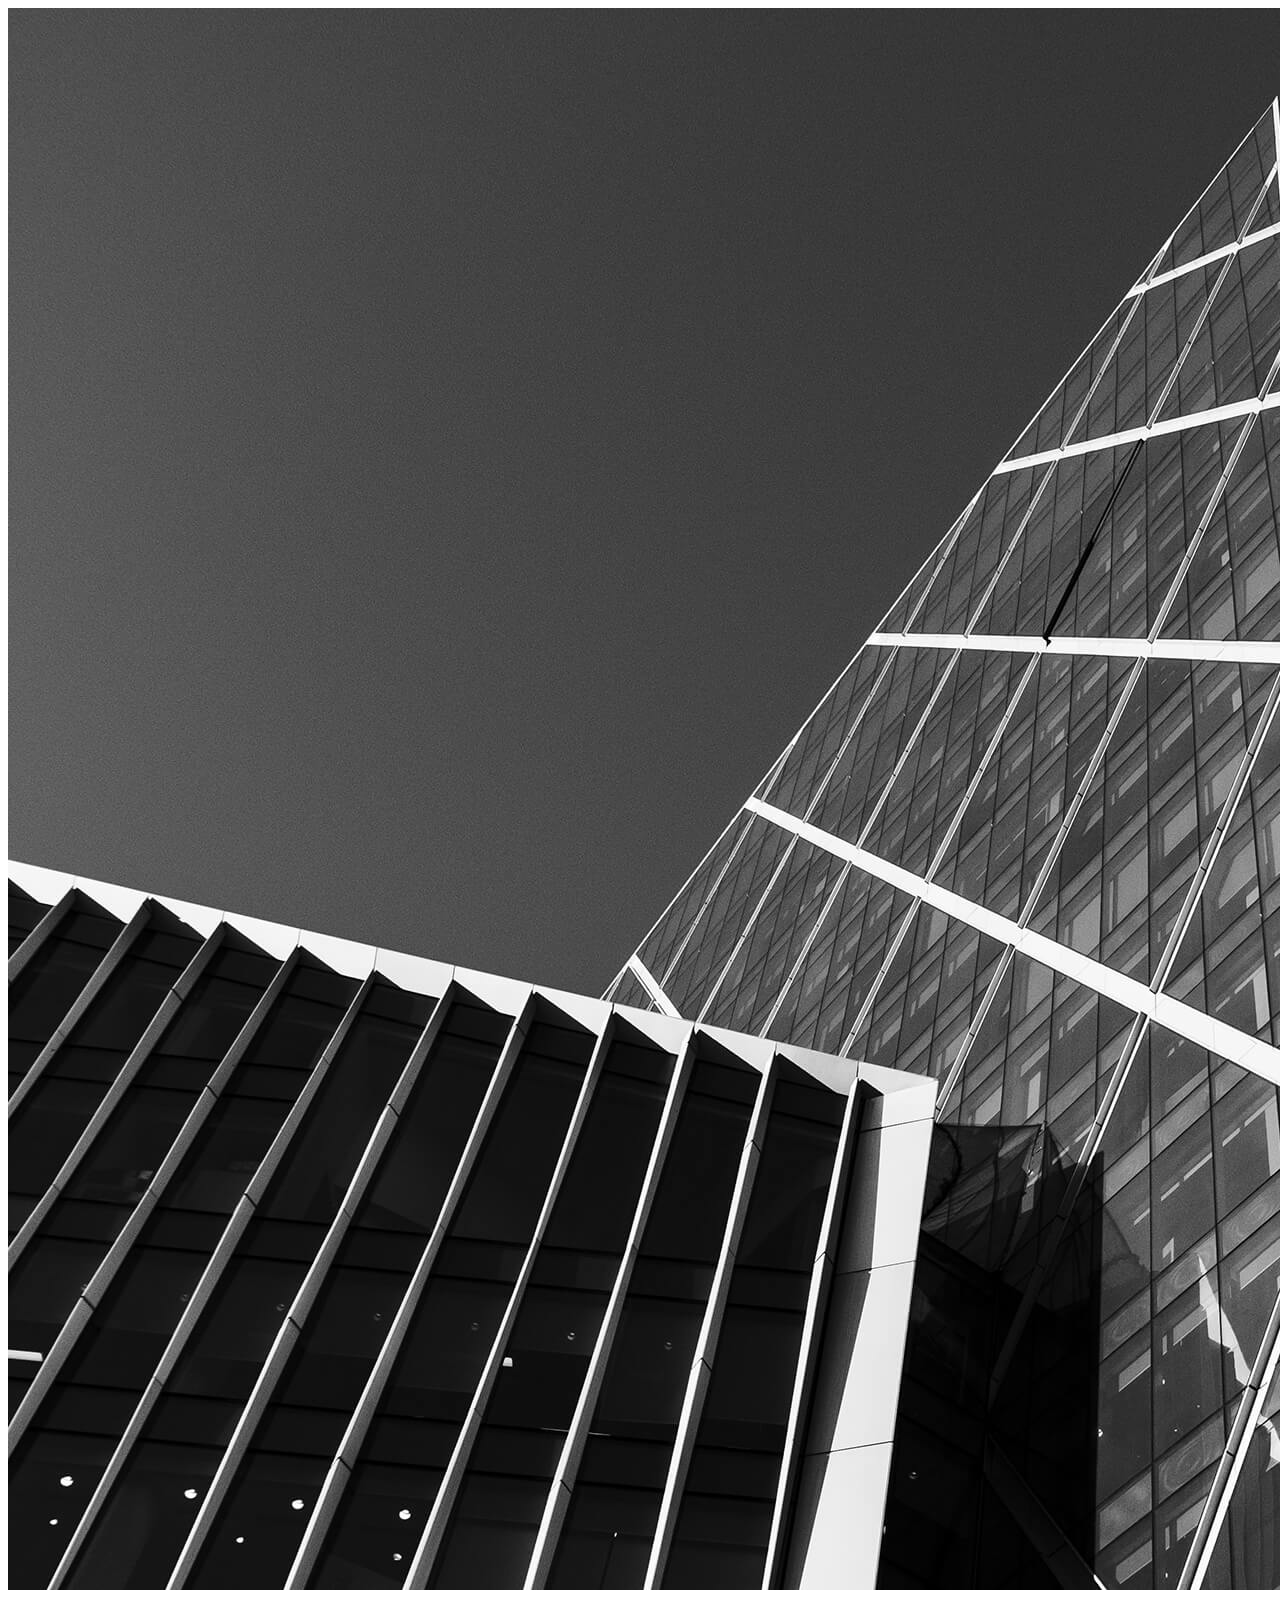
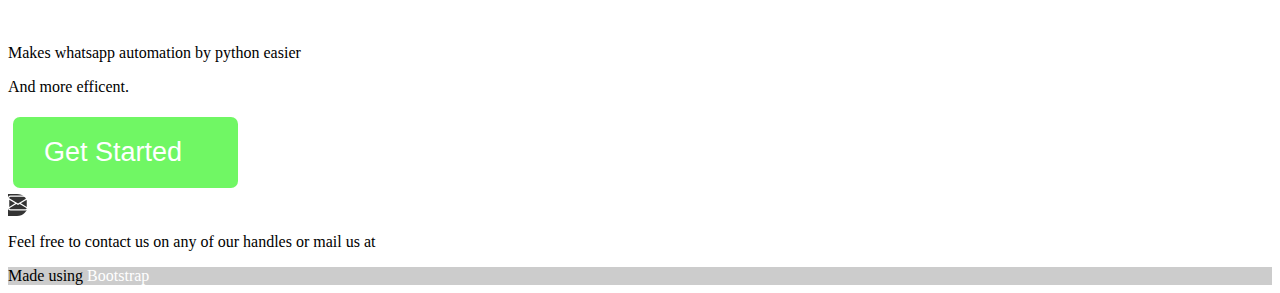
<file: index.html>
<!doctype html>
<html lang="en">

<head>
    <!-- Required meta tags -->
    <meta charset="utf-8">
    <meta name="viewport" content="width=device-width, initial-scale=1">

    <!-- Bootstrap CSS -->
    <link href="https://cdn.jsdelivr.net/npm/bootstrap@5.1.3/dist/css/bootstrap.min.css" rel="stylesheet"
        integrity="sha384-1BmE4kWBq78iYhFldvKuhfTAU6auU8tT94WrHftjDbrCEXSU1oBoqyl2QvZ6jIW3" crossorigin="anonymous">
    <link rel="stylesheet" href="index_styles.css">
    <title>Prawhat</title>

</head>

<body>

    <script src="https://cdn.jsdelivr.net/npm/bootstrap@5.1.3/dist/js/bootstrap.bundle.min.js"
        integrity="sha384-ka7Sk0Gln4gmtz2MlQnikT1wXgYsOg+OMhuP+IlRH9sENBO0LRn5q+8nbTov4+1p"
        crossorigin="anonymous"></script>

    <!-- MAIN-BODY -->

    <div class="card bg-dark text-white">
        <img src="assets/hero-bg.jpg" class="card-img" alt="...">
        <div class="card-img-overlay py-5">
            <div class="py-5">
                <p class="card-title display-1 "><a href="https://pypi.org/project/prawhat/">Prawhat</a></p>
                <div class="py-5">
                    <p class="card-text fs-2 fw-light">Makes whatsapp automation by python easier</p>
                    <p class="card-text fs-2 fw-light">And more efficent.</p>
                </div>
                <a href="docs.html"><button type="button" class="btn-lg start" href="docs.html"><span>
                    Get Started</span></button>
                </a>
            </div>
        </div>
    </div>
    <!-- Footer -->
    <footer class="bg-dark text-white">
        <!-- Grid container -->
        <div class="container p-4">

            <!-- Section: Social media -->
            <section class="mb-4">
                <a class="btn email btn-primary btn-floating m-1" style="background-color: #333333"
                    href="mailto:pratham12082005@gmail.com">
                    <div class="mt-1"></div><svg xmlns="http://www.w3.org/2000/svg" width="20" height="20"
                        fill="currentColor" class="bi bi-envelope" viewBox="0 0 16 16">
                        <path
                            d="M0 4a2 2 0 0 1 2-2h12a2 2 0 0 1 2 2v8a2 2 0 0 1-2 2H2a2 2 0 0 1-2-2V4Zm2-1a1 1 0 0 0-1 1v.217l7 4.2 7-4.2V4a1 1 0 0 0-1-1H2Zm13 2.383-4.708 2.825L15 11.105V5.383Zm-.034 6.876-5.64-3.471L8 9.583l-1.326-.795-5.64 3.47A1 1 0 0 0 2 13h12a1 1 0 0 0 .966-.741ZM1 11.105l4.708-2.897L1 5.383v5.722Z" />
                    </svg>
                </a>
            </section>
            <!-- Section: Social media -->



            <!-- Section: Text -->
            <section class="mb-4">
                <p>
                    Feel free to contact us on any of our handles or mail us at <a
                        href="mailto:theprathamchugh@gmail.com"> theprathamchugh@gmail.com</a>
                </p>
            </section>
            <!-- Section: Text -->


        </div>
        <!-- Grid container -->

        <!-- Copyright -->
        <div class="text-center p-3" style="background-color: rgba(0, 0, 0, 0.2)">
            Made using
            <a class="text-white" href="https://getbootstrap.com/">Bootstrap</a>
        </div>
        <!-- Copyright -->

    </footer>
    <!-- Footer -->



</body>

</html>
</file>
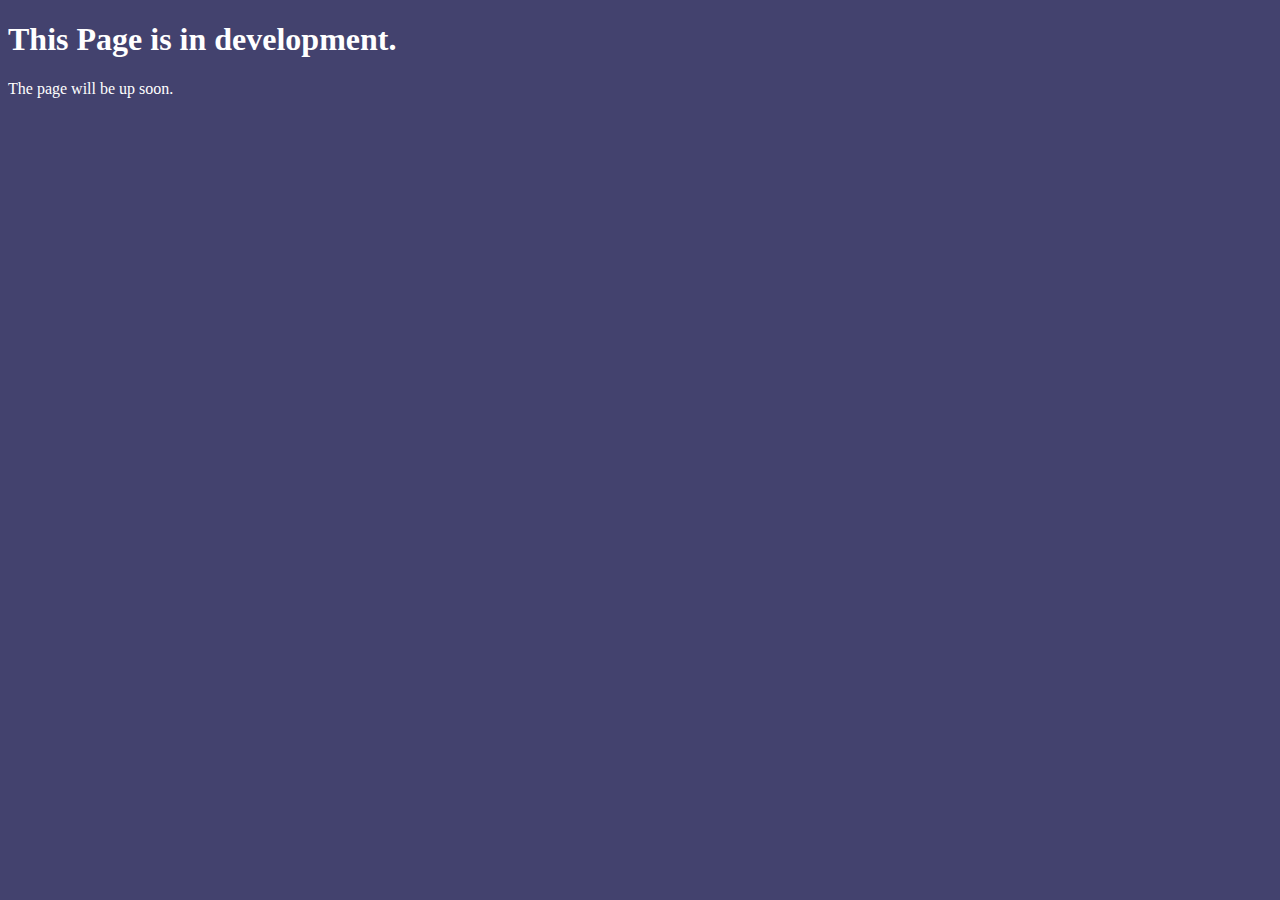
<file: docs.html>
<!doctype html>
<html lang="en">

<head>
    <!-- Required meta tags -->
    <meta charset="utf-8">
    <meta name="viewport" content="width=device-width, initial-scale=1">

    <!-- Bootstrap CSS -->
    <link href="https://cdn.jsdelivr.net/npm/bootstrap@5.1.3/dist/css/bootstrap.min.css" rel="stylesheet"
        integrity="sha384-1BmE4kWBq78iYhFldvKuhfTAU6auU8tT94WrHftjDbrCEXSU1oBoqyl2QvZ6jIW3" crossorigin="anonymous">
        <link rel="stylesheet" href="docs_styles.css">
    
    <title>Read the docs</title>
</head>

<body>
    <h1 class="text">This Page is in development.</h1>
    <div class="text">The page will be up soon.</div>

    <!-- Optional JavaScript; choose one of the two! -->

    <!-- Option 1: Bootstrap Bundle with Popper -->
    <script src="https://cdn.jsdelivr.net/npm/bootstrap@5.1.3/dist/js/bootstrap.bundle.min.js"
        integrity="sha384-ka7Sk0Gln4gmtz2MlQnikT1wXgYsOg+OMhuP+IlRH9sENBO0LRn5q+8nbTov4+1p"
        crossorigin="anonymous"></script>

    <!-- Option 2: Separate Popper and Bootstrap JS -->
    <!--
    <script src="https://cdn.jsdelivr.net/npm/@popperjs/core@2.10.2/dist/umd/popper.min.js" integrity="sha384-7+zCNj/IqJ95wo16oMtfsKbZ9ccEh31eOz1HGyDuCQ6wgnyJNSYdrPa03rtR1zdB" crossorigin="anonymous"></script>
    <script src="https://cdn.jsdelivr.net/npm/bootstrap@5.1.3/dist/js/bootstrap.min.js" integrity="sha384-QJHtvGhmr9XOIpI6YVutG+2QOK9T+ZnN4kzFN1RtK3zEFEIsxhlmWl5/YESvpZ13" crossorigin="anonymous"></script>
    -->
</body>

</html>
</file>
<file: index_styles.css>
.start {
    border-radius: 7px;
    background-color: #30f41eb0;
    border: none;
    color: #FFFFFF;
    text-align: center;
    font-size: 27px;
    padding: 20px;
    width: 225px;
    transition: all 0.5s;
    cursor: pointer;
    margin: 5px;
  }
  
  .start span {
    cursor: pointer;
    display: inline-block;
    position: relative;
    transition: 0.5s;
  }
  
  .start span:after {
    content: '\00bb';
    position: relative;
    opacity: 0;
    top: 0;
    right: 0;
    padding-left: 10px;
    transition: 0.5s;
  }
  
  .start:hover span {
    padding-right: 25px;
  }
  
  .start:hover span:after {
    opacity: 1;
    right: 0;
    width: 220px;
  }


.email{
    border: 0px;
    border-radius: 100px;
    width: 50px;
    height: 50px;
    text-anchor: middle;
    padding-top: 5px;
}
a{
    text-decoration: none;
    color: white;
}
</file>
<file: docs_styles.css>
body{
    background-color: rgba(12, 10, 67, 0.774);
}

.text{
    color: white;
}
</file>
